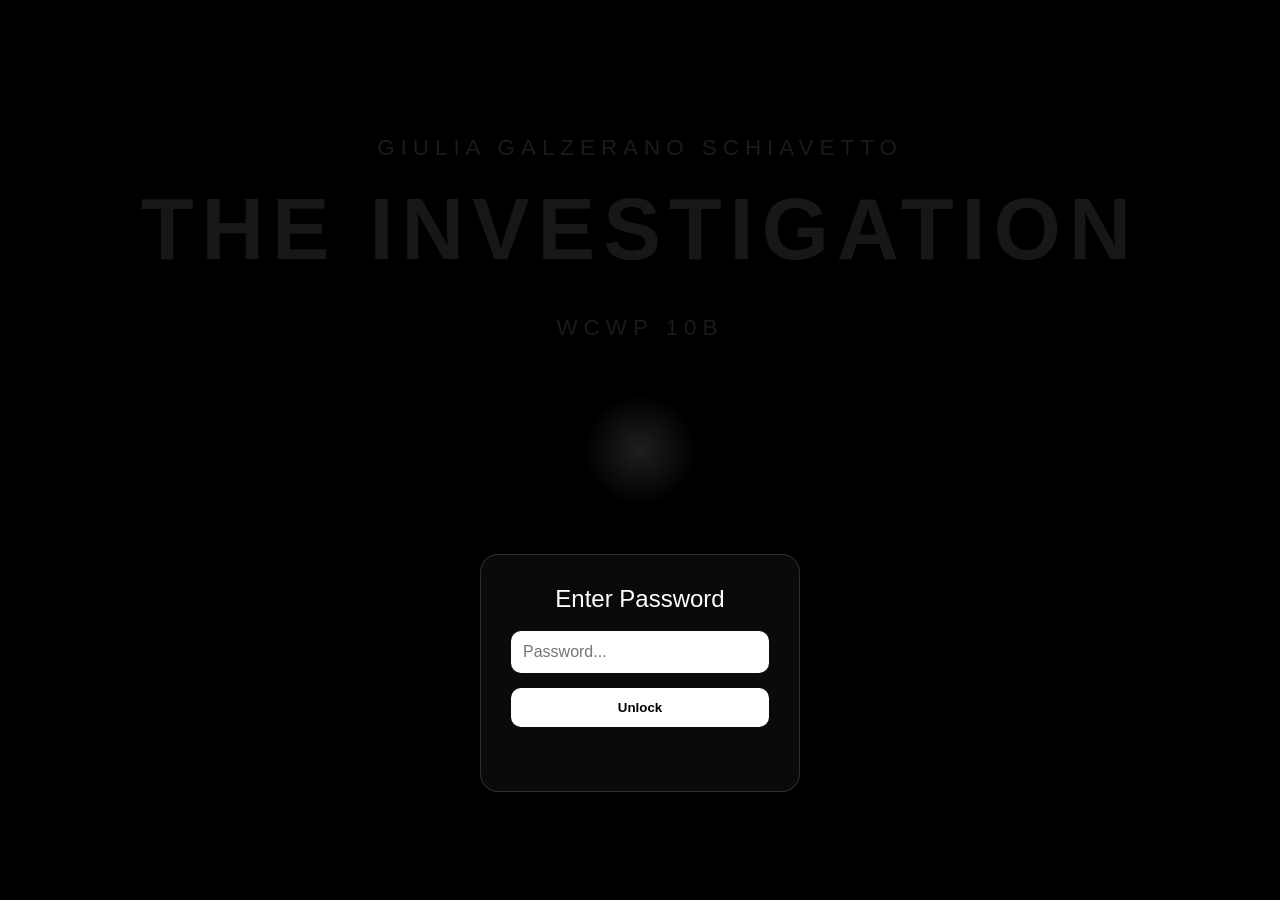
<file: index.html>
<!DOCTYPE html>
<html lang="en">

<head>
  <meta charset="UTF-8" />
  <meta name="viewport" content="width=device-width, initial-scale=1.0" />
  <title>Case File</title>
  <link rel="stylesheet" href="titlestyles.css" />
  <link rel="icon" type="image/x-icon" href="/img/lock2.png">
</head>

<body>

  <div class="flashlight"></div>

  <div class="hidden-name">Giulia Galzerano Schiavetto</div>
  <h1 class="hidden-title">THE INVESTIGATION</h1>
  <div class="hidden-course">WCWP 10B</div>


  <div class="login-container">
    <h2>Enter Password</h2>

    <input type="password" id="passwordInput" placeholder="Password..." />

    <button onclick="checkPassword()">Unlock</button>

    <p id="message"></p>
  </div>

  <script src="titlescript.js"></script>
</body>

</html>
</file>
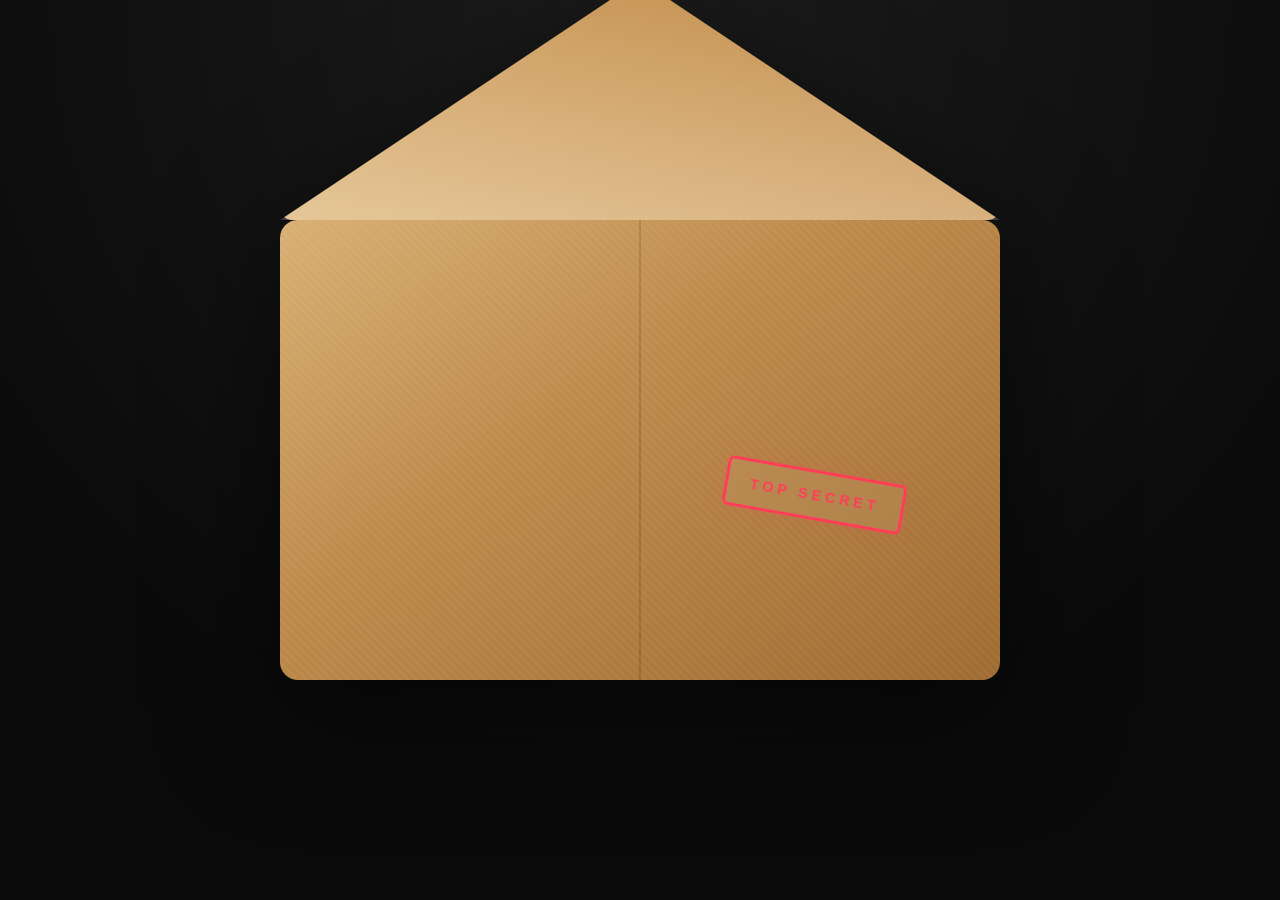
<file: envelope.html>
<!DOCTYPE html>
<html lang="en">

<head>
    <meta charset="UTF-8">
    <meta name="viewport" content="width=device-width, initial-scale=1.0">
    <title>1</title>
    <link rel="icon" type="image/x-icon" href="/img/lock2.png">
    <style>
        * {
            margin: 0;
            padding: 0;
            box-sizing: border-box;
        }

        body {
            background:
                radial-gradient(circle at top, #1c1c1c 0%, #0b0b0b 70%);

            height: 100vh;

            display: flex;
            justify-content: center;
            align-items: center;

            overflow: hidden;

            font-family: Arial, sans-serif;
        }

        .scene {
            perspective: 1800px;
        }

        /* Envelope */

        .envelope {
            position: relative;

            width: 720px;
            height: 460px;

            filter:
                drop-shadow(0 35px 60px rgba(0, 0, 0, 0.6));
        }

        .envelope-body {
            position: absolute;
            inset: 0;

            border-radius: 18px;

            background:
                linear-gradient(145deg,
                    #d9b074 0%,
                    #be8b4c 40%,
                    #9f6c33 100%);

            overflow: hidden;
        }

        .envelope-body::before {
            content: "";

            position: absolute;
            inset: 0;

            opacity: 0.08;

            background:
                repeating-linear-gradient(45deg,
                    rgba(255, 255, 255, 0.5) 0px,
                    rgba(255, 255, 255, 0.5) 2px,
                    transparent 2px,
                    transparent 6px);
        }

        .envelope-body::after {
            content: "";

            position: absolute;

            left: 50%;
            top: 0;

            width: 2px;
            height: 100%;

            background:
                rgba(0, 0, 0, 0.12);

            transform: translateX(-50%);
        }

        /* Top flap */

        .flap {
            position: absolute;

            top: 0;
            left: 0;

            width: 100%;
            height: 240px;

            background:
                linear-gradient(160deg,
                    #e0ba82 0%,
                    #bf8845 100%);

            clip-path: polygon(0 0,
                    100% 0,
                    50% 100%);

            transform-origin: top;

            z-index: 5;

            border-radius: 12px 12px 0 0;

            animation:
                openEnvelope 2.4s cubic-bezier(.77, 0, .18, 1) forwards;

            animation-delay: 1.3s;
        }

        .flap::before {
            content: "";

            position: absolute;

            inset: 0;

            background:
                linear-gradient(to bottom,
                    rgba(255, 255, 255, 0.18),
                    transparent);

            clip-path: inherit;
        }

        /* Stamp */

        .stamp {
            position: absolute;

            top: 250px;
            right: 95px;

            padding: 14px 22px;

            border: 3px solid #ff3d57;

            color: #ff3d57;

            font-size: 0.9rem;
            font-weight: 700;

            letter-spacing: 4px;

            text-transform: uppercase;

            transform: rotate(10deg);

            z-index: 10;

            border-radius: 6px;

            backdrop-filter: blur(3px);

            background:
                rgba(255, 255, 255, 0.06);

            box-shadow:
                0 0 20px rgba(255, 61, 87, 0.15);
        }

        .envelope-glow {
            position: absolute;

            width: 900px;
            height: 900px;

            border-radius: 50%;

            background:
                radial-gradient(circle,
                    rgba(255, 190, 120, 0.08),
                    transparent 70%);

            z-index: -1;
        }

        @keyframes openEnvelope {
            0% {
                transform: rotateX(0deg);
            }

            100% {
                transform: rotateX(180deg);
            }
        }
    </style>
</head>

<body>

    <div class="scene">
        <div class="envelope">

            <div class="flap"></div>

            <div class="envelope-body"></div>

            <div class="stamp">
                Top Secret
            </div>

        </div>
    </div>

    <script>
        setTimeout(() => {
            window.location.href = "letter.html";
        }, 3800);
    </script>

</body>

</html>
</file>
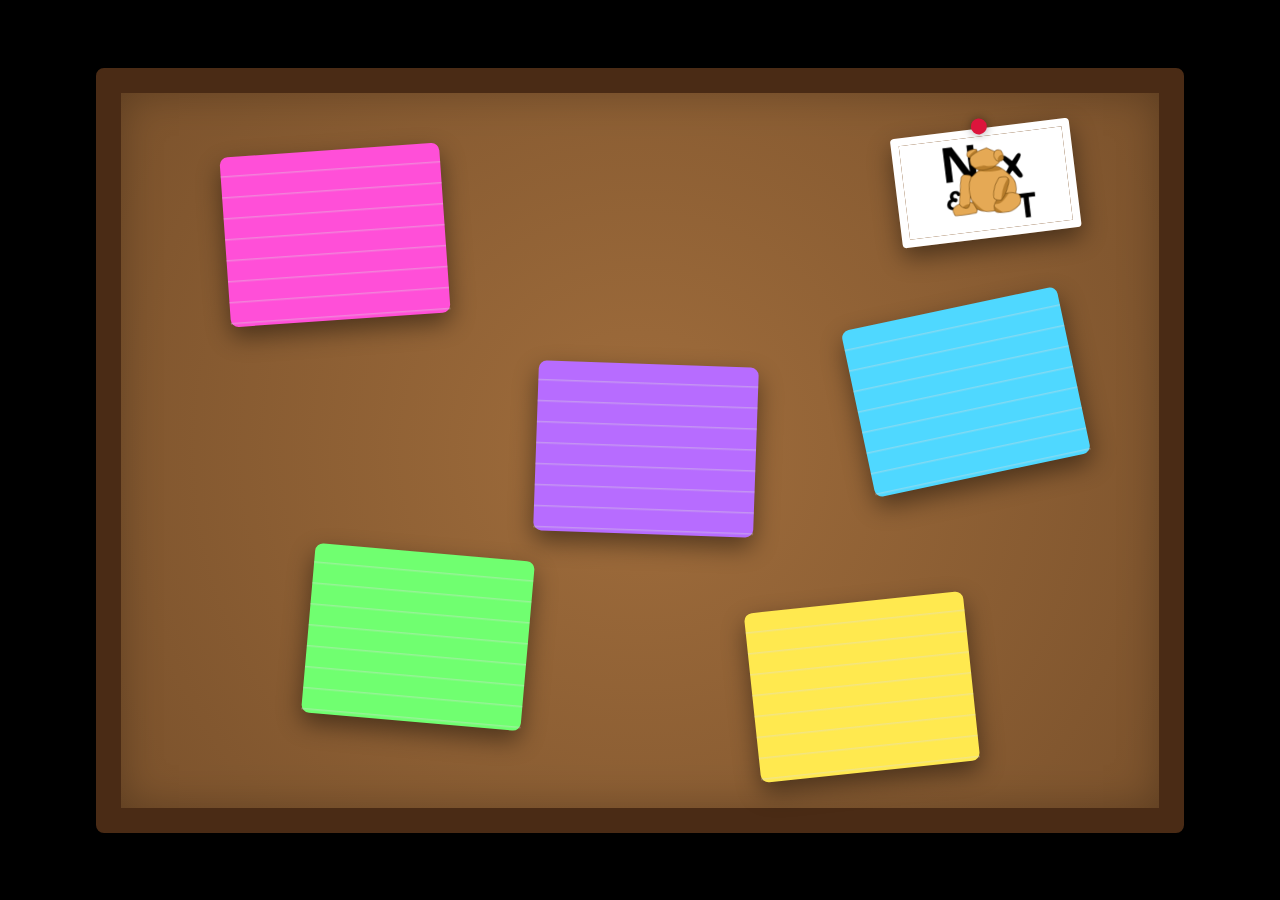
<file: home.html>
<!DOCTYPE html>
<html lang="en">

<head>
  <meta charset="UTF-8">
  <meta name="viewport" content="width=device-width, initial-scale=1.0">
  <title>2</title>
  <link rel="stylesheet" href="home.css">
  <link rel="icon" type="image/x-icon" href="/img/lock2.png">
</head>

<body>

  <div class="overlay" id="overlay"></div>

  <div class="expanded-note" id="expandedNote">

    <button class="close-btn" onclick="closeNote()">✕</button>

    <h1 id="noteTitle">TITLE</h1>

    <p id="noteContent">
      content content content
    </p>

  </div>

  <div class="board">

    <div class="paper pink" onclick="openNote(
    'PORTUGUESE CLASSES',
    '<p style=\'text-align: justify; margin: 0;\'>I had never really taken what I would consider a serious writing course. Writing was mostly embedded within my standard Portuguese classes, where it was treated as one component among many others.<br><br>When writing was taught more explicitly, it was usually geared toward preparing us for the structure needed to perform well on the national exam. Over time, I learned to rely on this formula. In a sense, I learned how to fill in the blanks.</p>'
    )">
      <div class="scribbles"></div>
    </div>

    <div class="paper blue" onclick="openNote(
    'ENEM BRACELET',
    '<img src=\'img/enembracelet.png\' alt=\'ENEM Bracelet\' style=\'max-width:100%; height:auto;\'>'
    )">
      <div class="scribbles"></div>
    </div>

    <div class="paper green" onclick="openNote(
    'ENEM GRADES',
    '<img src=\'img/enemgrade.png\' alt=\'ENEM Grades\' style=\'max-width:100%; height:auto;\'>'
    )">
      <div class="scribbles"></div>
    </div>

    <div class="paper yellow" onclick="openNote(
    'WCWP 10A',
    '<p style=\'text-align: justify; margin: 0;\'>In WCWP 10A, I stumbled upon creative writing for the first time. Because the focus of the course was on larger social systems, it opened up space for personal anecdotes and lived experiences, something I had never really been encouraged to include in academic writing before. At first, I did not see this as something that carried much value. <br><br>However, through drafting and peer review, I began noticing how other people were using their own experiences to strengthen their arguments, which made me start to rethink what actually counts as evidence in writing.</p>'
    )">
      <div class="scribbles"></div>
    </div>

    <div class="paper purple" onclick="openNote(
    'WCWP 10B',
    '<p style=\'text-align: justify; margin: 0;\'>In WCWP 10B, the class had a very specific topic, which meant everything had to be tied together. It was challenging, but in a good way. The experiences I used in my writing had to be much more specific, which pushed me to really dig into them and question them. <br><br>The research also became more focused, requiring a deeper level of engagement with the material.</p>'
    )">
      <div class="scribbles"></div>
    </div>

    <a href="lock.html" class="clue-link">
      <img src="img/warren_clue.png" alt="Clue" class="clue-image">
    </a>

  </div>

  <script src="home.js"></script>

</body>

</html>
</file>
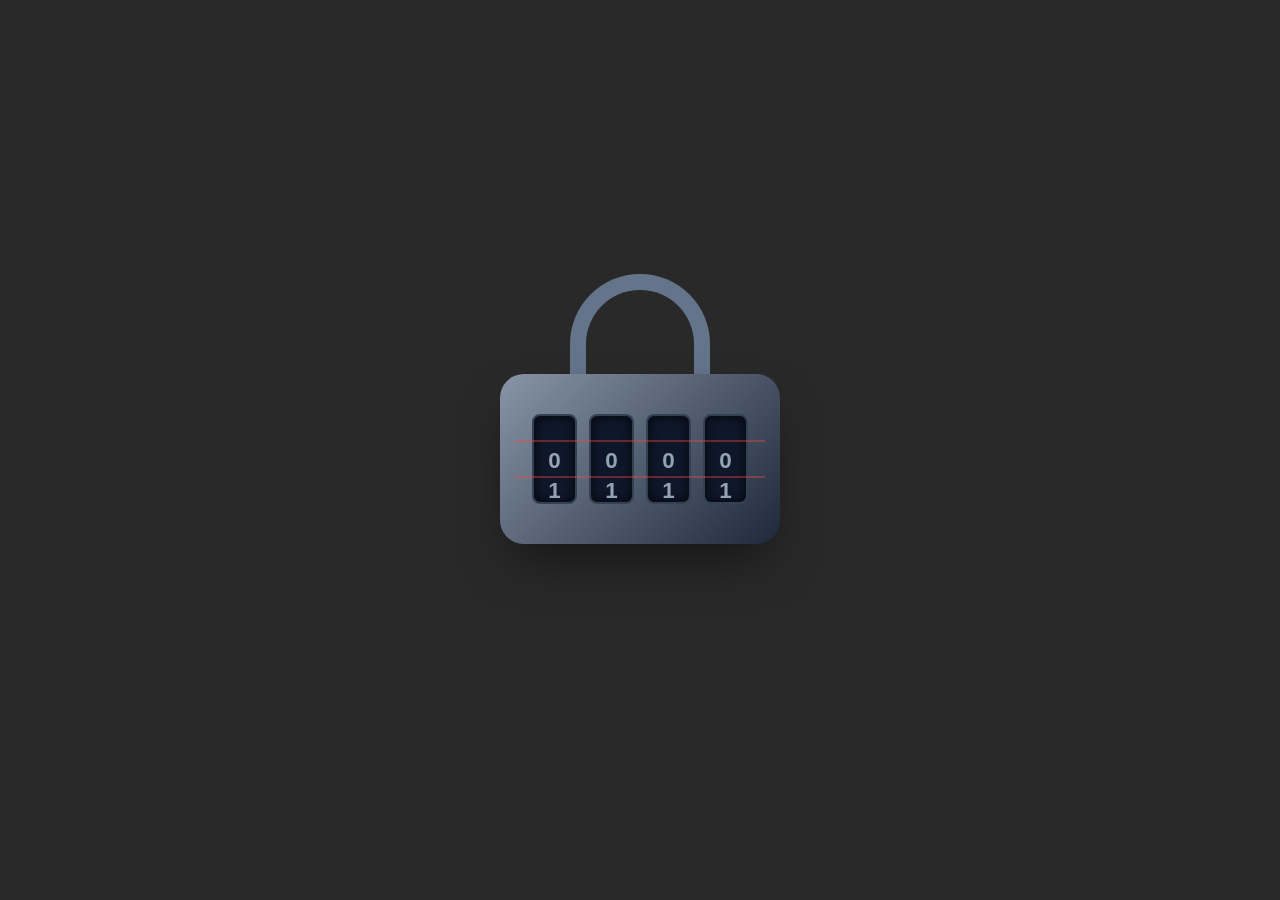
<file: lock.html>
<!DOCTYPE html>
<html lang="en">

<head>
    <meta charset="UTF-8">
    <meta name="viewport" content="width=device-width, initial-scale=1.0">
    <title>3</title>
    <link rel="icon" type="image/x-icon" href="/img/lock2.png">
    <style>
        :root {
            --bg-color: #292929;
            --panel-bg: #404245;
            --accent-color: #f83838;
            --text-color: #f8fafc;
            --border-color: #334155;
        }

        * {
            box-sizing: border-box;
            margin: 0;
            padding: 0;
            font-family: 'Segoe UI', Roboto, Helvetica, Arial, sans-serif;
        }

        body {
            background-color: var(--bg-color);
            color: var(--text-color);
            min-height: 100vh;
            display: flex;
            justify-content: center;
            align-items: center;
            overflow: hidden;
        }

        .lock-container {
            text-align: center;
            transition: all 0.6s cubic-bezier(0.4, 0, 0.2, 1);
        }

        .lock-title {
            font-size: 1.6rem;
            margin-bottom: 2rem;
            letter-spacing: 2px;
            text-transform: uppercase;
            color: var(--accent-color);
        }

        .lock-wrapper {
            position: relative;
            width: 280px;
            height: 220px;
            margin: 0 auto 2rem;
        }

        .shackle {
            position: absolute;
            top: -50px;
            left: 50%;
            transform: translateX(-50%);
            width: 140px;
            height: 120px;
            border: 16px solid #64748b;
            border-bottom: none;
            border-top-left-radius: 70px;
            border-top-right-radius: 70px;
            z-index: 1;
            transition: transform 0.6s cubic-bezier(0.175, 0.885, 0.32, 1.275);
        }

        .lock-body {
            position: absolute;
            top: 50px;
            width: 280px;
            height: 170px;
            background: linear-gradient(135deg, #8895a7, #1e293b);
            border: 4px;
            border-radius: 24px;
            z-index: 2;
            box-shadow: 0 25px 50px -12px rgba(0, 0, 0, 0.5);
            display: flex;
            justify-content: center;
            align-items: center;
            gap: 12px;
            padding: 0 20px;
        }

        .tumbler-wheel {
            width: 45px;
            height: 90px;
            background-color: #0f172a;
            border: 2px solid var(--border-color);
            border-radius: 8px;
            position: relative;
            overflow: hidden;
            cursor: pointer;
            user-select: none;
            box-shadow: inset 0 0 12px rgba(0, 0, 0, 0.8);
        }

        .wheel-strip {
            position: absolute;
            top: 0;
            left: 0;
            width: 100%;
            transition: transform 0.3s cubic-bezier(0.25, 1, 0.5, 1);
            display: flex;
            flex-direction: column;
        }

        .wheel-digit {
            height: 30px;
            line-height: 30px;
            text-align: center;
            font-size: 1.4rem;
            font-weight: bold;
            color: #94a3b8;
            transition: color 0.2s;
        }

        .lock-body::before {
            content: '';
            position: absolute;
            left: 15px;
            right: 15px;
            top: 50%;
            height: 34px;
            transform: translateY(-50%);
            border-top: 2px solid rgba(239, 68, 68, 0.4);
            border-bottom: 2px solid rgba(239, 68, 68, 0.4);
            pointer-events: none;
            z-index: 3;
        }

        .unlocked .shackle {
            transform: translate(-50%, -35px) rotate(-15deg);
        }

        .shake {
            animation: shake 0.4s ease-in-out;
        }

        @keyframes shake {

            0%,
            100% {
                transform: translateX(0);
            }

            25% {
                transform: translateX(-12px);
            }

            75% {
                transform: translateX(12px);
            }
        }

        .hidden {
            opacity: 0;
            transform: scale(0.95);
            pointer-events: none;
            position: absolute;
        }

        .dashboard-container {
            width: 100%;
            max-width: 1000px;
            padding: 2rem;
            transition: all 0.6s cubic-bezier(0.4, 0, 0.2, 1);
            display: flex;
            flex-direction: column;
            align-items: center;
        }

        .dash-title {
            font-size: 2.5rem;
            font-weight: 800;
            margin-bottom: 3rem;
            text-align: center;
            background: #656668;
            -webkit-background-clip: text;
            -webkit-text-fill-color: transparent;
        }

        .cards-grid {
            display: grid;
            grid-template-columns: repeat(auto-fit, minmax(300px, 1fr));
            gap: 2rem;
            width: 100%;
        }

        .card {
            background-color: var(--panel-bg);
            border: 1px solid var(--border-color);
            border-radius: 20px;
            padding: 2rem;
            box-shadow: 0 10px 30px -10px rgba(0, 0, 0, 0.3);
            transition: transform 0.3s, border-color 0.3s;
        }

        .card:hover {
            transform: translateY(-5px);
            border-color: var(--accent-color);
        }

        .card h2 {
            font-size: 1.4rem;
            margin-bottom: 1rem;
            color: var(--accent-color);
        }

        .card p {
            color: #94a3b8;
            line-height: 1.6;
            font-size: 1rem;
        }
    </style>
</head>

<body>

    <div id="lockScreen" class="lock-container">
        <div class="lock-wrapper" id="lockAsset">
            <div class="shackle"></div>
            <div class="lock-body">

                <div class="tumbler-wheel" onclick="spinWheel(0)">
                    <div class="wheel-strip" id="strip0"></div>
                </div>

                <div class="tumbler-wheel" onclick="spinWheel(1)">
                    <div class="wheel-strip" id="strip1"></div>
                </div>

                <div class="tumbler-wheel" onclick="spinWheel(2)">
                    <div class="wheel-strip" id="strip2"></div>
                </div>

                <div class="tumbler-wheel" onclick="spinWheel(3)">
                    <div class="wheel-strip" id="strip3"></div>
                </div>

            </div>
        </div>
    </div>

    <div id="dashboardScreen" class="dashboard-container hidden">
        <h1 class="dash-title">Section 3</h1>

        <div class="cards-grid">
            <div class="card">
                <p>Master advanced full-stack development patterns, build 5 production-ready open-source projects, and
                    deep dive into systems architecture design templates.</p>
            </div>

            <div class="card">
                <p>Maintain a 100-day committing streak, optimize physical health metrics, and read 12 engineering
                    architecture case studies before Q4 ends.</p>
            </div>
        </div>
    </div>

    <script>
        const wheelValues = [0, 0, 0, 0];
        const strips = [
            document.getElementById('strip0'),
            document.getElementById('strip1'),
            document.getElementById('strip2'),
            document.getElementById('strip3')
        ];

        const lockAsset = document.getElementById('lockAsset');
        const lockScreen = document.getElementById('lockScreen');
        const dashboardScreen = document.getElementById('dashboardScreen');

        function initWheels() {
            strips.forEach(strip => {
                let htmlContent = '<div class="wheel-digit">&nbsp;</div>';
                for (let i = 0; i <= 9; i++) {
                    htmlContent += `<div class="wheel-digit">${i}</div>`;
                }
                htmlContent += '<div class="wheel-digit">&nbsp;</div>';
                strip.innerHTML = htmlContent;
                updateWheelUI(strip, 0);
            });
        }

        function updateWheelUI(strip, val) {
            const yOffset = -(val * 30);
            strip.style.transform = `translateY(${yOffset}px)`;
        }

        function spinWheel(wheelIndex) {
            wheelValues[wheelIndex] = (wheelValues[wheelIndex] + 1) % 10;
            updateWheelUI(strips[wheelIndex], wheelValues[wheelIndex]);

            checkCombination();
        }

        function checkCombination() {
            const currentCode = wheelValues.join('');

            if (currentCode === '2026') {
                lockAsset.classList.add('unlocked');

                setTimeout(() => {
                    window.location.href = "challenges.html";
                }, 900);
            } else {
                lockAsset.classList.remove('shake');
                void lockAsset.offsetWidth; // restart animation
                lockAsset.classList.add('shake');
            }
        }

        initWheels();
    </script>
</body>

</html>
</file>
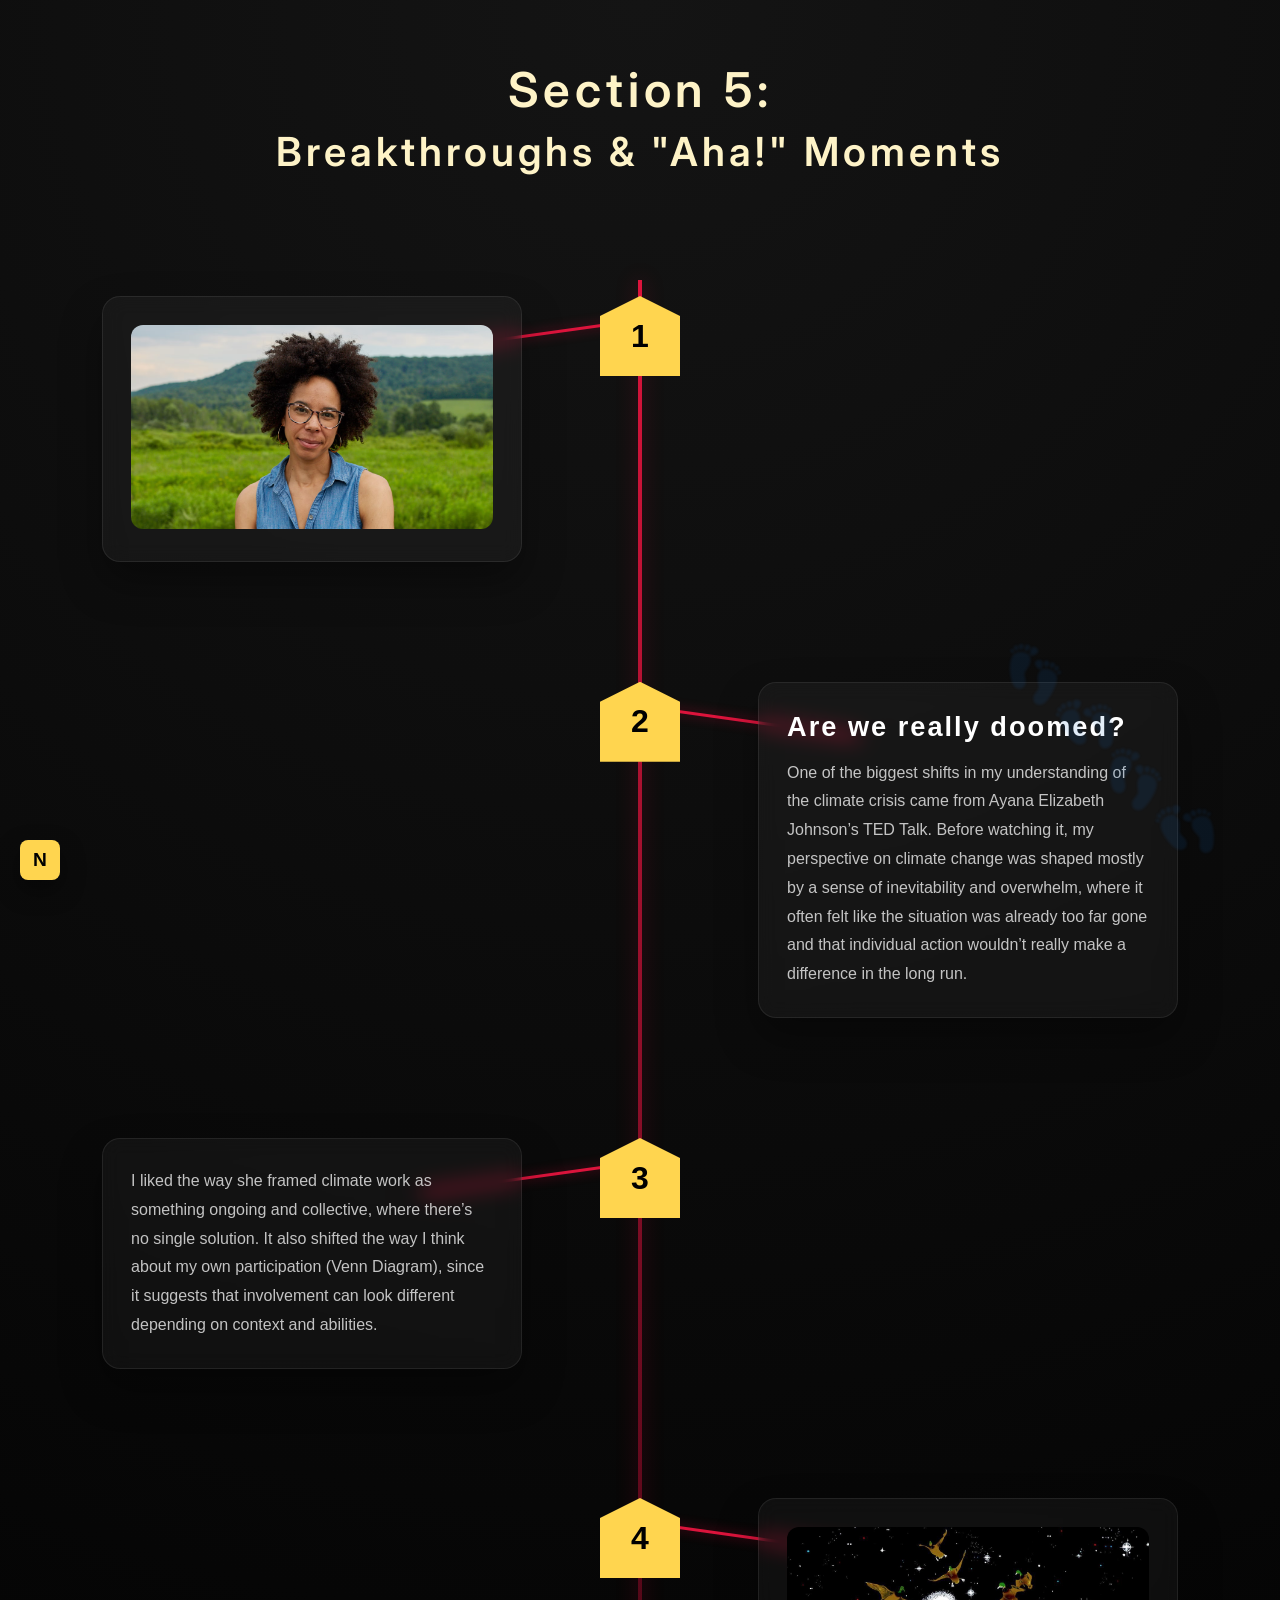
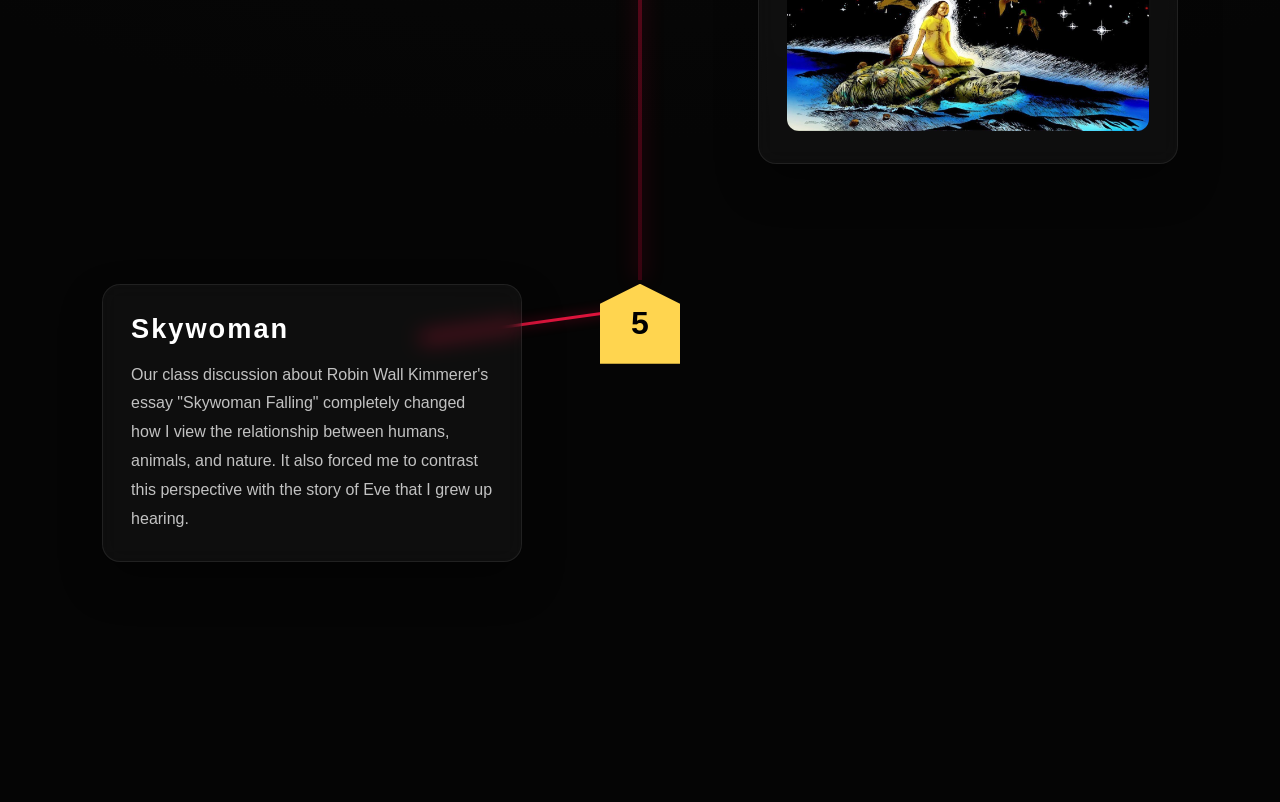
<file: markers.html>
<!DOCTYPE html>
<html lang="en">

<head>
<meta charset="UTF-8">
<meta name="viewport" content="width=device-width, initial-scale=1.0">
<title>5</title>
<link rel="icon" type="image/x-icon" href="/img/lock2.png">
<link href="https://fonts.googleapis.com/css2?family=Inter:wght@400;600;700&display=swap" rel="stylesheet">
<style>
* {
    margin: 0;
    padding: 0;
    box-sizing: border-box;
}

body {
    background:
        radial-gradient(circle at top, #141414 0%, #050505 70%);
    min-height: 100vh;
    font-family: Arial, sans-serif;
    overflow-x: hidden;
    color: white;
    position: relative;
}

.main-title,
.main-subtitle {
    text-align: center;
    color: #fef3c7;
    font-family: Inter, "Segoe UI", sans-serif;
    font-weight: 600;
    letter-spacing: .1em;
    position: relative;
    z-index: 5;
}

.main-title {
    font-size: 3rem;
    margin-top: 60px;
}

.main-subtitle {
    font-size: 2.5rem;
    margin-top: 8px;
}

.timeline-line {
    position: absolute;
    left: 50%;
    top: 220px;
    width: 4px;
    height: 1600px;
    background:
        linear-gradient(to bottom,
            crimson,
            rgba(255, 0, 60, 0.2));
    transform: translateX(-50%);
    box-shadow:
        0 0 20px rgba(255, 0, 60, 0.35);
}

.timeline {
    width: 100%;
    position: relative;
    padding-top: 120px;
    padding-bottom: 120px;
}

.evidence {
    position: relative;
    width: 100%;
    min-height: 240px;
    margin-bottom: 120px;
}

.marker {
    position: absolute;
    left: 50%;
    transform: translateX(-50%);
    width: 80px;
    height: 80px;
    background: #ffd54f;
    clip-path: polygon(50% 0%,
            100% 25%,
            100% 100%,
            0% 100%,
            0% 25%);
    display: flex;
    justify-content: center;
    align-items: center;
    color: black;
    font-size: 2rem;
    font-weight: bold;
    box-shadow:
        0 15px 30px rgba(0, 0, 0, 0.45);
    z-index: 5;
}

.card {
    width: 420px;
    background:
        rgba(255, 255, 255, 0.04);
    border:
        1px solid rgba(255, 255, 255, 0.08);
    backdrop-filter: blur(10px);
    border-radius: 18px;
    padding: 28px;
    position: relative;
    box-shadow:
        0 20px 40px rgba(0, 0, 0, 0.35);
}

.card h2 {
    margin-bottom: 16px;
    font-size: 1.7rem;
    letter-spacing: 2px;
}

.card p {
    line-height: 1.8;
    color: rgba(255, 255, 255, 0.75);
}

.left .card {
    margin-left: 8%;
}

.right .card {
    margin-left: auto;
    margin-right: 8%;
}

.left .string {
    position: absolute;
    top: 38px;
    left: calc(50% - 220px);
    width: 220px;
    height: 3px;
    background: crimson;
    transform: rotate(-8deg);
    box-shadow:
        0 0 12px rgba(255, 0, 60, 0.45);
}

.right .string {
    position: absolute;
    top: 38px;
    right: calc(50% - 220px);
    width: 220px;
    height: 3px;
    background: crimson;
    transform: rotate(8deg);
    box-shadow:
        0 0 12px rgba(255, 0, 60, 0.45);
}

/* FOOTPRINT BUTTON */
.footprints {
    position: fixed;
    bottom: 40px;
    right: 60px;
    width: 220px;
    height: 220px;
    text-decoration: none;
    z-index: 50;
}

.footprint {
    position: absolute;
    font-size: 3.2rem;
    opacity: 0.12;
    color: white;
    transition: 0.25s ease;
    filter: blur(1px);
}

.fp1 { bottom: 0; right: 0; transform: rotate(-20deg); }
.fp2 { bottom: 50px; right: 55px; transform: rotate(15deg); }
.fp3 { bottom: 105px; right: 100px; transform: rotate(-18deg); }
.fp4 { bottom: 155px; right: 155px; transform: rotate(12deg); }

.footprints:hover .footprint {
    opacity: 1;
    color: #ff4d6d;
    filter: drop-shadow(0 0 12px rgba(255,0,80,0.8));
}

/* NEW NAV BUTTON */
.next-card-button {
    position: fixed;
    bottom: 20px;
    left: 20px;
    width: 40px;
    height: 40px;
    background: #ffd54f;
    color: black;
    font-weight: bold;
    display: flex;
    align-items: center;
    justify-content: center;
    border-radius: 8px;
    text-decoration: none;
    font-size: 1.2rem;
    box-shadow: 0 10px 25px rgba(0,0,0,0.4);
}
</style>
</head>

<body>

<h1 class="main-title">Section 5:</h1>
<h1 class="main-subtitle">Breakthroughs & "Aha!" Moments</h1>

<div class="timeline-line"></div>

<div class="timeline">

    <div class="evidence left">
        <div class="marker">1</div>
        <div class="string"></div>

        <div class="card">
            <img src="img/ayana.avif" style="width:100%; border-radius:12px;">
        </div>
    </div>

    <div class="evidence right">
        <div class="marker">2</div>
        <div class="string"></div>

        <div class="card">
            <h2>Are we really doomed?</h2>
            <p>
                One of the biggest shifts in my understanding of the climate crisis came from Ayana Elizabeth Johnson’s TED Talk.
                Before watching it, my perspective on climate change was shaped mostly by a sense of inevitability and overwhelm,
                where it often felt like the situation was already too far gone and that individual action wouldn’t really make a difference in the long run.
            </p>
        </div>
    </div>

    <div class="evidence left">
        <div class="marker">3</div>
        <div class="string"></div>

        <div class="card">
            <p>
                I liked the way she framed climate work as something ongoing and collective, where there’s no single solution.
                It also shifted the way I think about my own participation (Venn Diagram), since it suggests that involvement
                can look different depending on context and abilities.
            </p>
        </div>
    </div>

    <div class="evidence right">
        <div class="marker">4</div>
        <div class="string"></div>

        <div class="card">
            <img src="img/skywoman.jpg" style="width:100%; border-radius:12px;">
        </div>
    </div>

    <div class="evidence left">
        <div class="marker">5</div>
        <div class="string"></div>

        <div class="card">
            <h2>Skywoman</h2>
            <p>
                Our class discussion about Robin Wall Kimmerer's essay "Skywoman Falling" completely changed how I view
                the relationship between humans, animals, and nature. It also forced me to contrast this perspective with
                the story of Eve that I grew up hearing.
            </p>
        </div>
    </div>

</div>

<a href="scale.html" class="next-card-button">N</a>

<a href="scale.html" class="footprints">
    <div class="footprint fp1">👣</div>
    <div class="footprint fp2">👣</div>
    <div class="footprint fp3">👣</div>
    <div class="footprint fp4">👣</div>
</a>

</body>
</html>
</file>
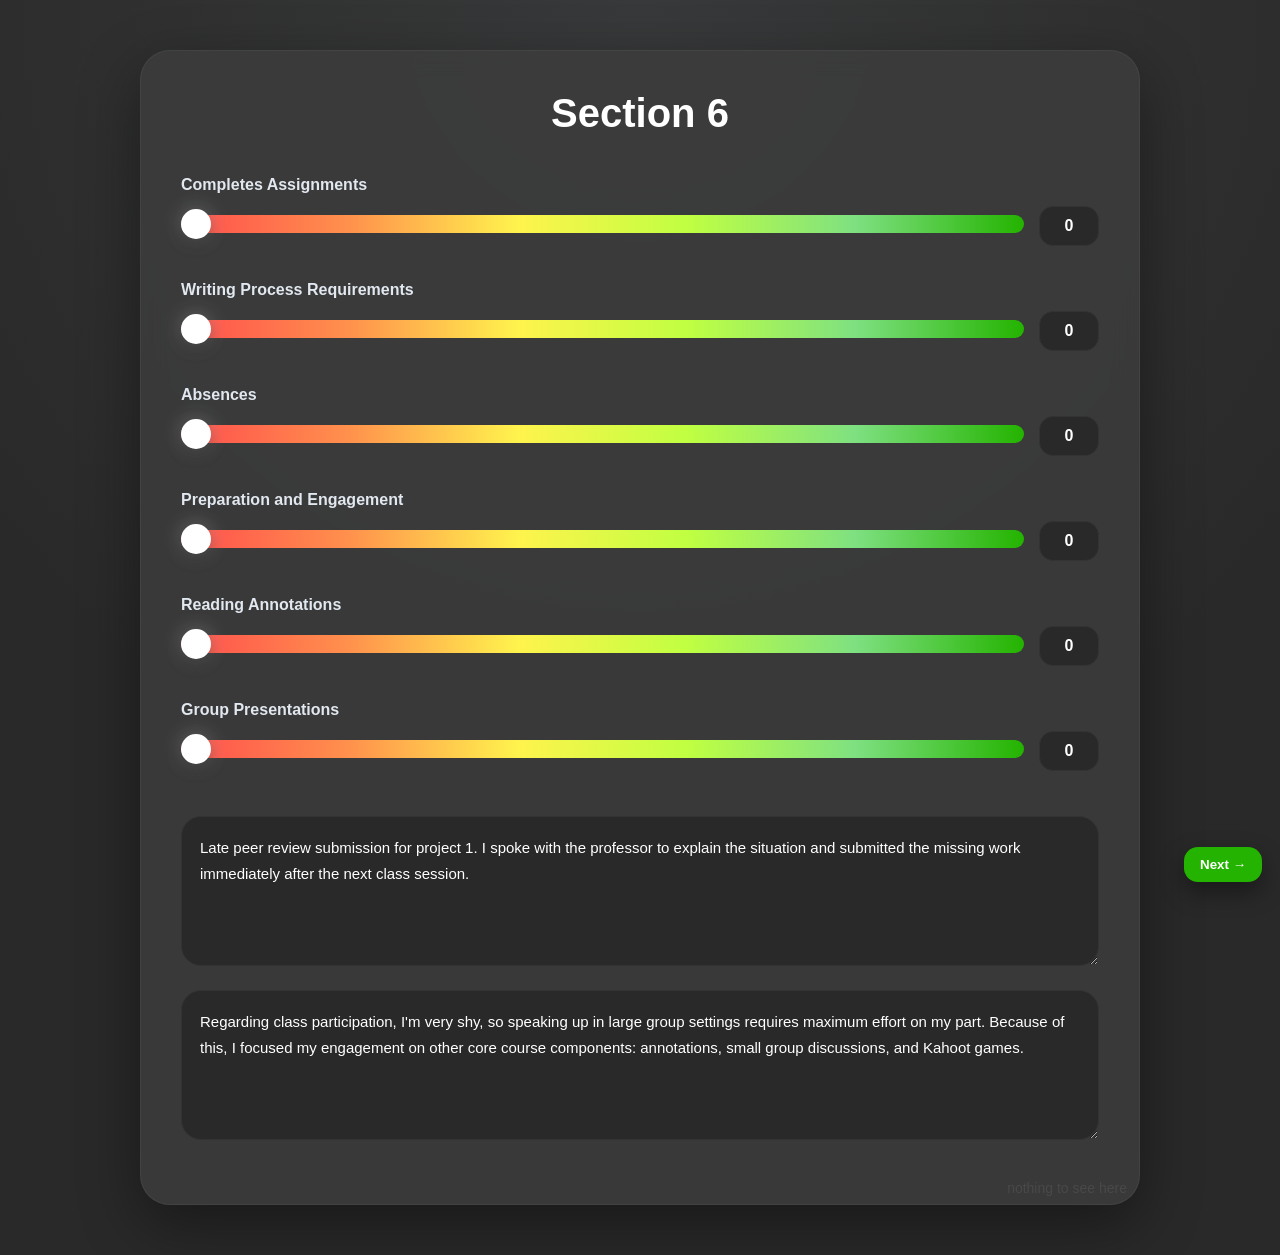
<file: scale.html>
<!DOCTYPE html>
<html lang="en">

<head>
    <meta charset="UTF-8">
    <meta name="viewport" content="width=device-width, initial-scale=1.0">
    <title>6</title>
    <link rel="icon" type="image/x-icon" href="/img/lock2.png">

    <style>
        :root {
            --bg: #0f172a;
            --card: #292929;
            --card-light: #292929;
            --text: #f8fafc;
            --text-muted: #94a3b8;
            --border: #333333;
        }

        * {
            margin: 0;
            padding: 0;
            box-sizing: border-box;
            font-family: Inter, Segoe UI, sans-serif;
        }

        body {
            background:
                radial-gradient(circle at top, rgb(56, 57, 58) 0%, #292929 60%);
            min-height: 100vh;
            padding: 50px 20px;
            color: var(--text);
        }

        .container {
            max-width: 1000px;
            margin: auto;
            background: rgba(61, 61, 61, 0.85);
            backdrop-filter: blur(12px);
            padding: 40px;
            border-radius: 30px;
            border: 1px solid rgba(255, 255, 255, .05);
            box-shadow:
                0 20px 60px rgba(0, 0, 0, .4);
        }

        h1 {
            text-align: center;
            margin-bottom: 40px;
            font-size: 2.5rem;
            font-weight: 700;
            color: white;
        }

        .scale-group {
            margin-bottom: 35px;
        }

        .scale-label {
            font-size: 1rem;
            font-weight: 600;
            margin-bottom: 12px;
            color: #e2e8f0;
        }

        .slider-row {
            display: flex;
            align-items: center;
            gap: 15px;
        }

        .slider-container {
            flex: 1;
        }

        .slider {
            width: 100%;
            appearance: none;
            height: 18px;
            border-radius: 999px;
            outline: none;

            background:
                linear-gradient(to right,
                    #ff4d4d 0%,
                    #ff914d 20%,
                    #fff34d 40%,
                    #c0ff41 60%,
                    #7ee081 80%,
                    #24b300 100%);
        }

        .slider::-webkit-slider-thumb {
            appearance: none;
            width: 30px;
            height: 30px;
            border-radius: 50%;
            background: white;
            border: 4px solid white;
            cursor: pointer;
            box-shadow:
                0 0 20px rgba(255, 255, 255, .3),
                0 4px 15px rgba(0, 0, 0, .4);
        }

        .slider::-moz-range-thumb {
            width: 30px;
            height: 30px;
            border: none;
            border-radius: 50%;
            background: white;
            cursor: pointer;
        }

        .value-indicator {
            width: 60px;
            text-align: center;
            font-weight: 700;
            color: white;
            background: var(--card-light);
            border: 1px solid var(--border);
            padding: 10px;
            border-radius: 14px;
        }

        .text-section {
            margin-top: 45px;
        }

        .text-box {
            width: 100%;
            min-height: 150px;
            resize: vertical;

            background: #292929;
            color: white;

            border: 1px solid var(--border);
            border-radius: 20px;

            padding: 18px;
            margin-bottom: 20px;

            font-size: 15px;
            line-height: 1.7;
        }

        .text-box::placeholder {
            color: var(--text-muted);
        }

        .text-box:focus {
            outline: none;
            border-color: #969ca4;
            box-shadow:
                0 0 0 3px rgba(96, 165, 250, .15);
        }

        #secretButton {
            position: fixed;
            bottom: 8px;
            right: 12px;

            background: transparent;
            border: none;

            color: #4b4b4b;
            font-size: 14px;

            cursor: pointer;
            opacity: .9;
            z-index: 9999;
        }

        #secretButton:hover {
            color: #8a8a8a;
            opacity: 1;
        }

        /* ✅ NEXT BUTTON */
        #nextButton {
            position: fixed;
            bottom: 18px;
            right: 18px;

            background: #24b300;
            color: white;

            border: none;
            border-radius: 14px;

            padding: 10px 16px;

            font-weight: 600;
            cursor: pointer;

            box-shadow: 0 10px 25px rgba(0, 0, 0, 0.4);
            transition: 0.2s;
        }

        #nextButton:hover {
            transform: translateY(-2px);
            background: #1f9900;
        }

    </style>
</head>

<body>

    <div class="container">

        <h1>Section 6</h1>

        <button id="secretButton">nothing to see here</button>

        <div class="scale-group">
            <div class="scale-label">Completes Assignments</div>
            <div class="slider-row">
                <div class="slider-container">
                    <input type="range" min="0" max="5" step="1" value="0" class="slider">
                </div>
                <div class="value-indicator">0</div>
            </div>
        </div>

        <div class="scale-group">
            <div class="scale-label">Writing Process Requirements</div>
            <div class="slider-row">
                <div class="slider-container">
                    <input type="range" min="0" max="5" step="1" value="0" class="slider">
                </div>
                <div class="value-indicator">0</div>
            </div>
        </div>

        <div class="scale-group">
            <div class="scale-label">Absences</div>
            <div class="slider-row">
                <div class="slider-container">
                    <input type="range" min="0" max="5" step="1" value="0" class="slider">
                </div>
                <div class="value-indicator">0</div>
            </div>
        </div>

        <div class="scale-group">
            <div class="scale-label">Preparation and Engagement</div>
            <div class="slider-row">
                <div class="slider-container">
                    <input type="range" min="0" max="5" step="1" value="0" class="slider">
                </div>
                <div class="value-indicator">0</div>
            </div>
        </div>

        <div class="scale-group">
            <div class="scale-label">Reading Annotations</div>
            <div class="slider-row">
                <div class="slider-container">
                    <input type="range" min="0" max="5" step="1" value="0" class="slider">
                </div>
                <div class="value-indicator">0</div>
            </div>
        </div>

        <div class="scale-group">
            <div class="scale-label">Group Presentations</div>
            <div class="slider-row">
                <div class="slider-container">
                    <input type="range" min="0" max="5" step="1" value="0" class="slider">
                </div>
                <div class="value-indicator">0</div>
            </div>
        </div>

        <div class="text-section">

            <textarea class="text-box">
Late peer review submission for project 1. I spoke with the professor to explain the situation and submitted the missing work immediately after the next class session.
        </textarea>

            <textarea class="text-box">
Regarding class participation, I'm very shy, so speaking up in large group settings requires maximum effort on my part. Because of this, I focused my engagement on other core course components: annotations, small group discussions, and Kahoot games.
        </textarea>

        </div>

    </div>

    <script>
        const sliders = document.querySelectorAll('.slider');

        sliders.forEach(slider => {
            const indicator =
                slider.closest('.slider-row')
                    .querySelector('.value-indicator');

            slider.addEventListener('input', () => {
                indicator.textContent = slider.value;
            });
        });

        const secretButton = document.getElementById('secretButton');

        secretButton.addEventListener('click', () => {
            window.open(
                'https://www.youtube.com/watch?v=dQw4w9WgXcQ',
                '_blank'
            );
        });
    </script>

    <button id="nextButton" onclick="window.location.href='trial.html'">
        Next →
    </button>

</body>

</html>
</file>
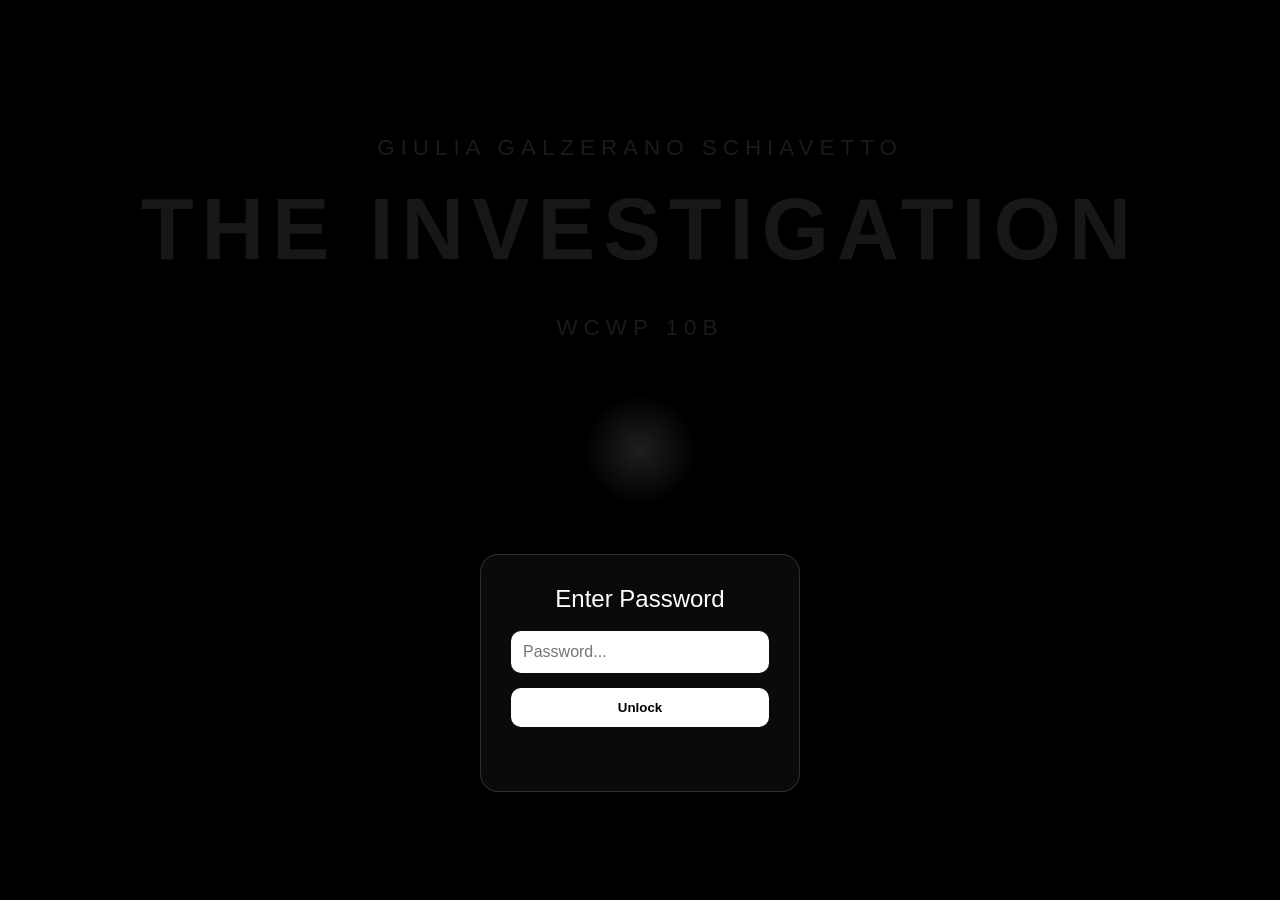
<file: title.html>
<!DOCTYPE html>
<html lang="en">

<head>
  <meta charset="UTF-8" />
  <meta name="viewport" content="width=device-width, initial-scale=1.0" />
  <title>Case File</title>
  <link rel="stylesheet" href="titlestyles.css" />
  <link rel="icon" type="image/x-icon" href="/img/lock2.png">
</head>

<body>

  <div class="flashlight"></div>

  <div class="hidden-name">Giulia Galzerano Schiavetto</div>
  <h1 class="hidden-title">THE INVESTIGATION</h1>
  <div class="hidden-course">WCWP 10B</div>


  <div class="login-container">
    <h2>Enter Password</h2>

    <input type="password" id="passwordInput" placeholder="Password..." />

    <button onclick="checkPassword()">Unlock</button>

    <p id="message"></p>
  </div>

  <script src="titlescript.js"></script>
</body>

</html>
</file>
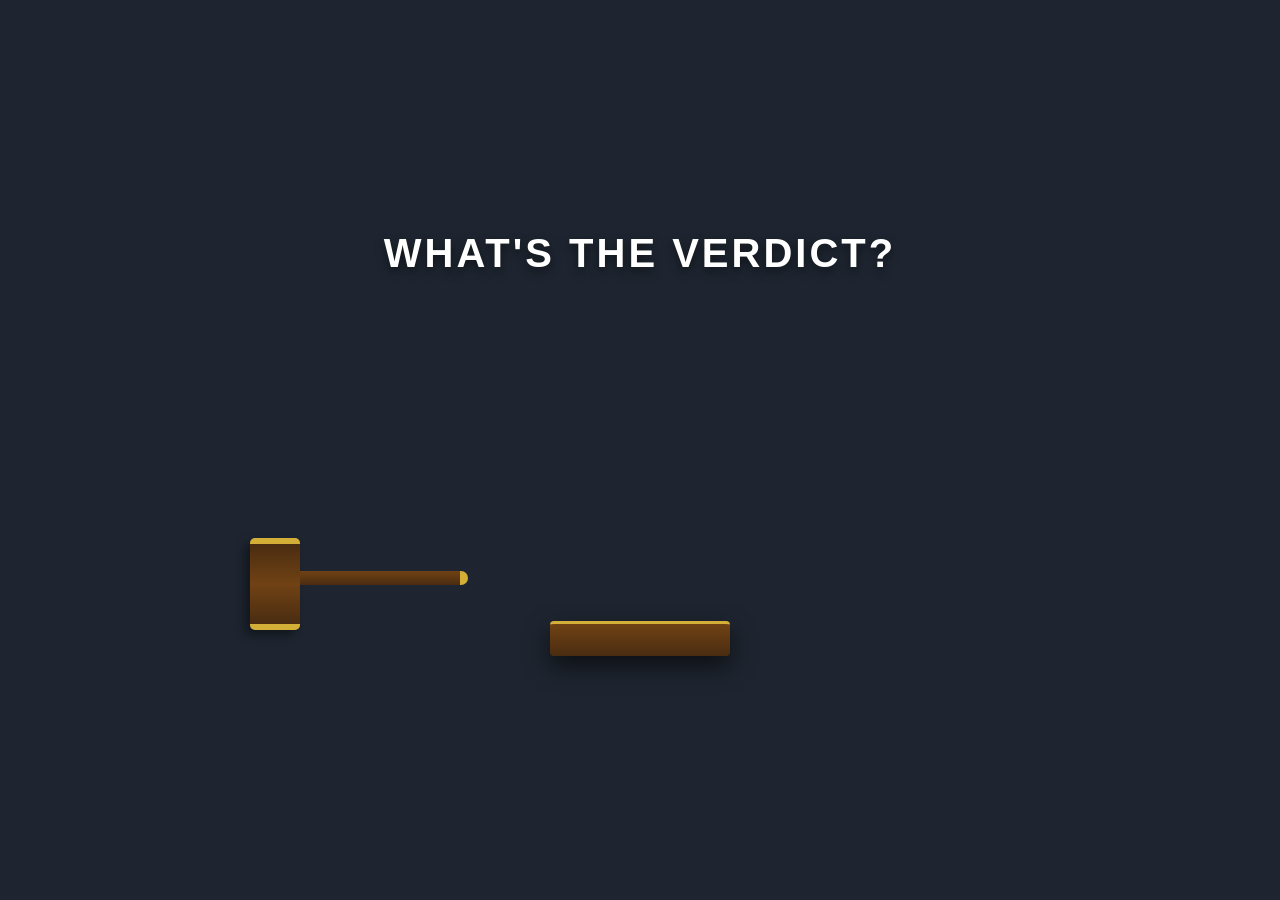
<file: trial.html>
<!DOCTYPE html>
<html lang="en">
<head>
    <meta charset="UTF-8">
    <meta name="viewport" content="width=device-width, initial-scale=1.0">
    <title>Trial</title>
    <style>
        :root {
            --wood-dark: #4a2c11;
            --wood-light: #704214;
            --gold: #d4af37;
            --bg-color: #1e2530;
        }

        body {
            margin: 0;
            padding: 0;
            background-color: var(--bg-color);

            background-size: cover;
            background-position: center;
            background-repeat: no-repeat;

            font-family: 'Segoe UI', Tahoma, Geneva, Verdana, sans-serif;
            display: flex;
            flex-direction: column;
            align-items: center;
            justify-content: center;
            min-height: 100vh;
            overflow: hidden;
        }

        h1 {
            color: #ffffff;
            font-size: 2.5rem;
            text-transform: uppercase;
            letter-spacing: 3px;
            margin-bottom: 20px;
            text-shadow: 0px 4px 10px rgba(0, 0, 0, 0.5);
            text-align: center;
        }

        .court-room {
            position: relative;
            width: 500px;
            height: 400px;
            display: flex;
            flex-direction: column;
            justify-content: flex-end;
            align-items: center;
        }

        .sound-block {
            position: relative;
            width: 180px;
            height: 32px;
            background: linear-gradient(to bottom, var(--wood-light), var(--wood-dark));
            border-radius: 4px;
            box-shadow: 0 10px 25px rgba(0,0,0,0.6);
            border-top: 3px solid var(--gold);
            z-index: 1;
            margin-bottom: 40px;
        }

        .gavel-container {
            position: absolute;
            bottom: 78px; 
            left: calc(50% - 400px); 
            width: 240px;
            height: 80px; 
            transform-origin: 215px 40px; 
            z-index: 2;
            animation: continuousStrike 1.2s cubic-bezier(0.25, 1, 0.5, 1) infinite;
        }

        .gavel-head {
            position: absolute;
            left: 10px;
            top: 0;
            width: 50px;
            height: 80px;
            background: linear-gradient(to bottom, var(--wood-dark), var(--wood-light), var(--wood-dark));
            border-radius: 5px;
            border-top: 6px solid var(--gold);
            border-bottom: 6px solid var(--gold);
            box-shadow: -5px 5px 10px rgba(0,0,0,0.4);
        }

        .gavel-handle {
            position: absolute;
            left: 60px;
            top: 33px; 
            width: 160px;
            height: 14px;
            background: linear-gradient(to bottom, var(--wood-light), var(--wood-dark));
            border-radius: 0 7px 7px 0;
            border-right: 8px solid var(--gold);
        }

        .shockwave {
            position: absolute;
            bottom: 65px;
            left: 50%; 
            transform: translateX(-50%) scale(0);
            width: 140px;
            height: 25px;
            border: 2px solid var(--gold);
            border-radius: 50%;
            opacity: 0;
            pointer-events: none;
            z-index: 3;
            animation: continuousRipple 1.2s ease-out infinite;
        }

        @keyframes continuousStrike {
            0% { transform: rotate(135deg); }
            10% { transform: rotate(120deg); }
            30% { transform: rotate(180deg); }
            38% { transform: rotate(173deg); }
            45% { transform: rotate(180deg); }
            70% { transform: rotate(180deg); }
            100% { transform: rotate(135deg); }
        }

        @keyframes continuousRipple {
            0%, 29% {
                transform: translateX(-50%) scale(0.1);
                opacity: 0;
            }
            30% {
                transform: translateX(-50%) scale(0.1);
                opacity: 1;
            }
            50% {
                transform: translateX(-50%) scale(1.5);
                opacity: 0;
            }
            100% {
                transform: translateX(-50%) scale(1.5);
                opacity: 0;
            }
        }
    </style>
</head>
<body>

    <h1>What's the verdict?</h1>

    <div class="court-room">
        <div class="shockwave"></div>

        <div class="gavel-container">
            <div class="gavel-head"></div>
            <div class="gavel-handle"></div>
        </div>

        <div class="sound-block"></div>
    </div>

</body>
</html>
</file>
<file: titlestyles.css>
* {
  margin: 0;
  padding: 0;
  box-sizing: border-box;
  cursor: none;
}

body {
  background: black;
  overflow: hidden;
  height: 100vh;
  font-family: Arial, sans-serif;
  position: relative;
}

/* Hidden title */
.hidden-title {
  position: absolute;
  top: 20%;
  width: 100%;
  text-align: center;
  font-size: 5.4rem;
  letter-spacing: 8px;
  color: rgba(255,255,255,0.09);
  text-transform: uppercase;
  user-select: none;
  pointer-events: none;
}

/* Flashlight */
.flashlight {
  position: fixed;
  inset: 0;
  pointer-events: none;
  background: radial-gradient(
    circle 160px at 50% 50%,
    rgba(255,255,255,0.12) 0%,
    rgba(0,0,0,0.2) 35%,
    rgba(0,0,0,0.98) 100%
  );
}

/* Login box */
.login-container {
  position: absolute;
  bottom: 12%;
  left: 50%;
  transform: translateX(-50%);
  width: 320px;
  padding: 30px;
  border-radius: 18px;
  background: rgba(136, 134, 132, 0.08);
  backdrop-filter: blur(10px);
  border: 1px solid rgba(255,255,255,0.15);
  text-align: center;
  color: white;
  z-index: 10;
}

.login-container h2 {
  margin-bottom: 18px;
  font-weight: 500;
}

input {
  width: 100%;
  padding: 12px;
  border: none;
  border-radius: 10px;
  outline: none;
  margin-bottom: 15px;
  font-size: 1rem;
}

button {
  width: 100%;
  padding: 12px;
  border: none;
  border-radius: 10px;
  background: white;
  color: black;
  font-weight: bold;
  cursor: pointer;
  transition: 0.2s ease;
}

button:hover {
  transform: scale(1.03);
}

#message {
  margin-top: 14px;
  min-height: 20px;
  font-size: 0.95rem;
  color: #ffd6d6;
}

/* Hidden texts */
.hidden-name {
  position: absolute;
  top: 15%;
  width: 100%;
  text-align: center;

  font-size: 1.4rem;
  letter-spacing: 6px;

  color: rgba(255,255,255,0.1);

  text-transform: uppercase;

  user-select: none;
  pointer-events: none;
}

.hidden-course {
  position: absolute;
  top: 35%;
  width: 100%;
  text-align: center;

  font-size: 1.4rem;
  letter-spacing: 6px;

  color: rgba(255,255,255,0.1);

  text-transform: uppercase;

  user-select: none;
  pointer-events: none;
}
</file>
<file: home.css>
/* home.css */

* {
  margin: 0;
  padding: 0;
  box-sizing: border-box;
}

body {
  background: black;
  min-height: 100vh;

  display: flex;
  justify-content: center;
  align-items: center;

  font-family: Arial, sans-serif;
  overflow: hidden;
}

/* Corkboard */

.board {
  width: 85vw;
  height: 85vh;

  background:
    radial-gradient(circle at center, #a06d3c 0%, #7b522c 100%);

  border: 25px solid #4a2b15;

  box-shadow:
    0 0 40px rgba(0,0,0,0.8),
    inset 0 0 40px rgba(0,0,0,0.25);

  border-radius: 8px;

  position: relative;
}

/* Papers */

.paper {
  width: 220px;
  height: 170px;

  position: absolute;

  border-radius: 8px;

  box-shadow:
    0 10px 25px rgba(0,0,0,0.45);

  cursor: pointer;

  transition:
    transform 0.3s ease,
    box-shadow 0.3s ease;
}

.paper:hover {
  transform: scale(1.04) rotate(1deg);
}

/* Positions */

.paper:nth-child(1) {
  top: 8%;
  left: 10%;
  transform: rotate(-4deg);
}

.paper:nth-child(2) {
  top: 30%;
  right: 8%;
  transform: rotate(-12deg);
}

.paper:nth-child(3) {
  bottom: 12%;
  left: 18%;
  transform: rotate(5deg);
}

.paper:nth-child(4) {
  bottom: 5%;
  right: 18%;
  transform: rotate(-6deg);
}

.paper:nth-child(5) {
  top: 38%;
  left: 40%;
  transform: rotate(2deg);
}

/* Neon colors */

.pink {
  background: #ff4fd8;
}

.blue {
  background: #4fd8ff;
}

.green {
  background: #70ff70;
}

.yellow {
  background: #ffe94f;
}

.purple {
  background: #b76cff;
}

/* Fake writing */

.scribbles {
  width: 100%;
  height: 100%;
  padding: 20px;

  background:
    repeating-linear-gradient(
      transparent 0px,
      transparent 18px,
      rgba(220,220,220,0.8) 19px,
      transparent 21px
    );

  opacity: 0.45;
}

/* Overlay */

.overlay {
  position: fixed;
  inset: 0;

  backdrop-filter: blur(8px);

  background: rgba(0,0,0,0.45);

  opacity: 0;
  pointer-events: none;

  transition: 0.3s ease;

  z-index: 20;
}

.overlay.active {
  opacity: 1;
  pointer-events: all;
}

/* Expanded note */

.expanded-note {
  position: fixed;

  top: 50%;
  left: 50%;

  transform: translate(-50%, -50%) scale(0.8);

  width: 600px;
  max-width: 90vw;

  background: white;

  color: black;

  padding: 40px;

  border-radius: 18px;

  opacity: 0;
  pointer-events: none;

  transition: 0.3s ease;

  z-index: 30;

  box-shadow:
    0 20px 60px rgba(0,0,0,0.5);
}

.expanded-note.active {
  opacity: 1;
  pointer-events: all;

  transform: translate(-50%, -50%) scale(1);
}

.expanded-note h1 {
  margin-bottom: 20px;

  font-size: 2rem;
}

.expanded-note p {
  line-height: 1.8;
  color: #555;
}

/* Close button */

.close-btn {
  position: absolute;

  top: 15px;
  right: 15px;

  background: black;
  color: white;

  border: none;

  width: 35px;
  height: 35px;

  border-radius: 50%;

  cursor: pointer;

  font-size: 1rem;
}

/* Warren clue image */

.clue-link {
  position: absolute;

  top: 5%;
  right: 8%;

  transform: rotate(-7deg);

  transition: 0.3s ease;

  z-index: 5;
}

.clue-link:hover {
  transform: rotate(-4deg) scale(1.05);
}

.clue-image {
  width: 180px;

  border: 8px solid white;

  box-shadow:
    0 10px 25px rgba(0,0,0,0.45);

  border-radius: 4px;
}

/* fake pin */

.clue-link::before {
  content: "";

  position: absolute;

  top: -10px;
  left: 50%;

  transform: translateX(-50%);

  width: 16px;
  height: 16px;

  background: crimson;

  border-radius: 50%;

  box-shadow:
    0 0 10px rgba(0,0,0,0.4);

  z-index: 10;
}
</file>
